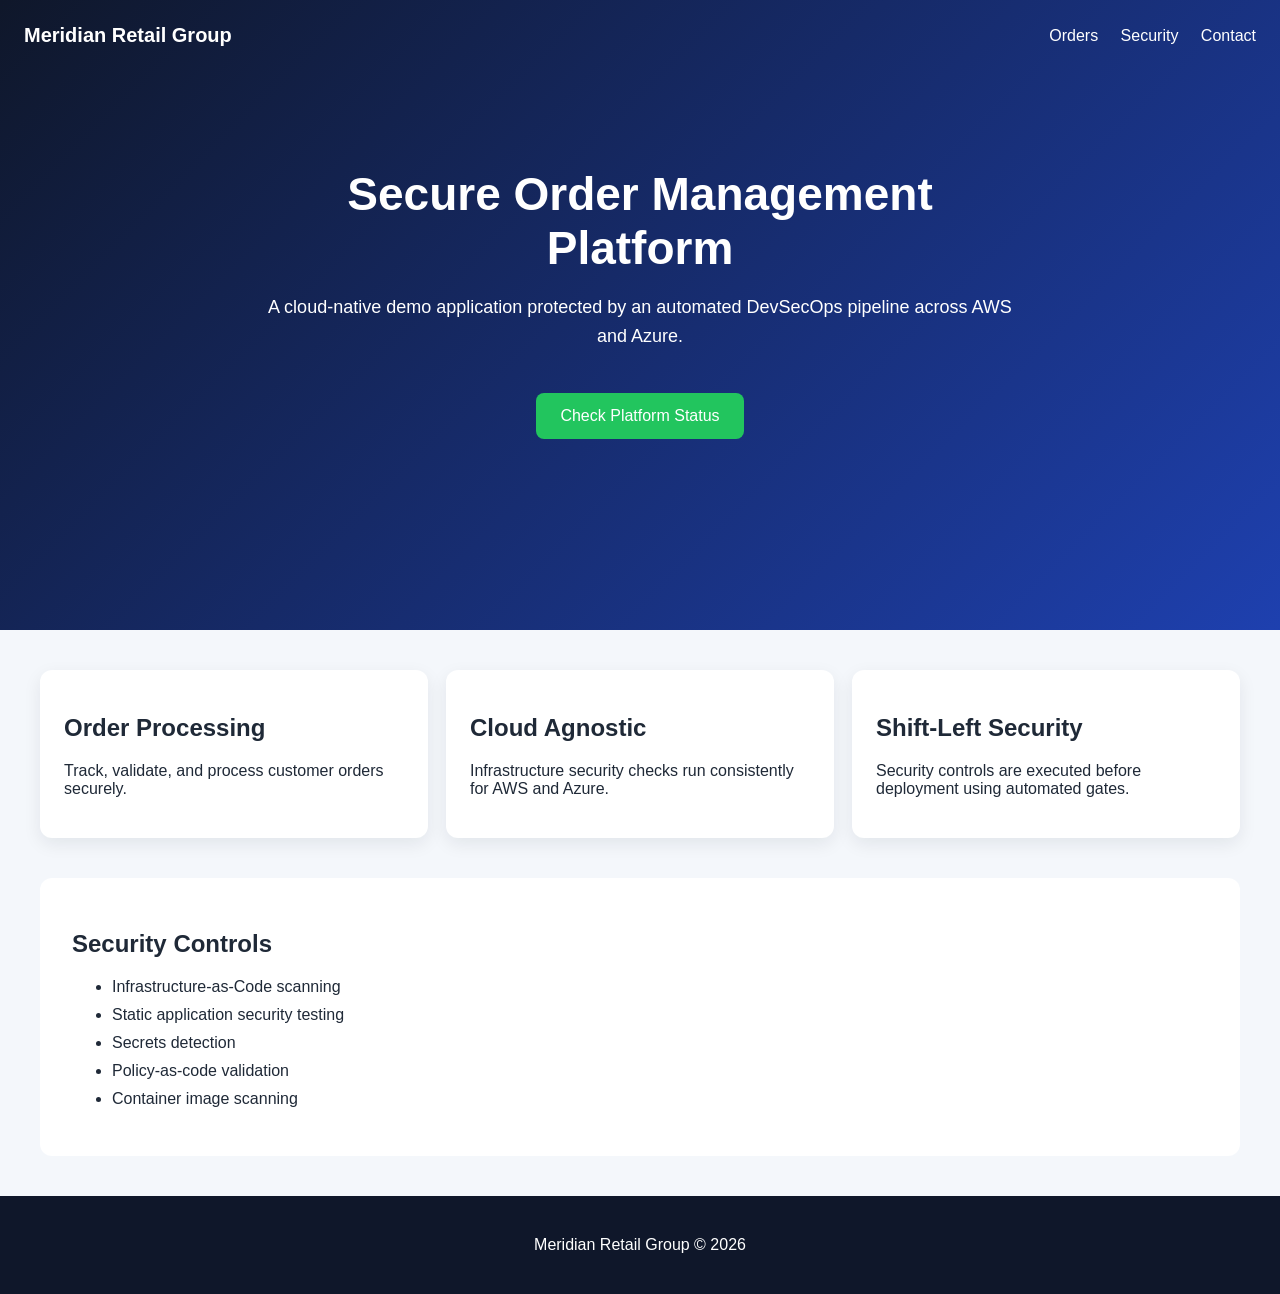
<file: app/index.html>
<!DOCTYPE html>
<html lang="en">
<head>
  <meta charset="UTF-8" />
  <meta name="viewport" content="width=device-width, initial-scale=1.0" />

  <title>Meridian Retail Group</title>

  <link rel="stylesheet" href="styles.css" />
</head>
<body>
  <header class="hero">
    <nav class="navbar">
      <div class="logo">Meridian Retail Group</div>
      <div class="nav-links">
        <a href="#orders">Orders</a>
        <a href="#security">Security</a>
        <a href="#contact">Contact</a>
      </div>
    </nav>

    <section class="hero-content">
      <h1>Secure Order Management Platform</h1>
      <p>
        A cloud-native demo application protected by an automated DevSecOps pipeline
        across AWS and Azure.
      </p>
      <button id="statusButton">Check Platform Status</button>
      <p id="statusMessage" class="status-message"></p>
    </section>
  </header>

  <main>
    <section id="orders" class="card-section">
      <div class="card">
        <h2>Order Processing</h2>
        <p>Track, validate, and process customer orders securely.</p>
      </div>

      <div class="card">
        <h2>Cloud Agnostic</h2>
        <p>Infrastructure security checks run consistently for AWS and Azure.</p>
      </div>

      <div class="card">
        <h2>Shift-Left Security</h2>
        <p>Security controls are executed before deployment using automated gates.</p>
      </div>
    </section>

    <section id="security" class="security-section">
      <h2>Security Controls</h2>
      <ul>
        <li>Infrastructure-as-Code scanning</li>
        <li>Static application security testing</li>
        <li>Secrets detection</li>
        <li>Policy-as-code validation</li>
        <li>Container image scanning</li>
      </ul>
    </section>
  </main>

  <footer id="contact">
    <p>Meridian Retail Group &copy; 2026</p>
  </footer>

  <script src="app.js"></script>
</body>
</html>
</file>
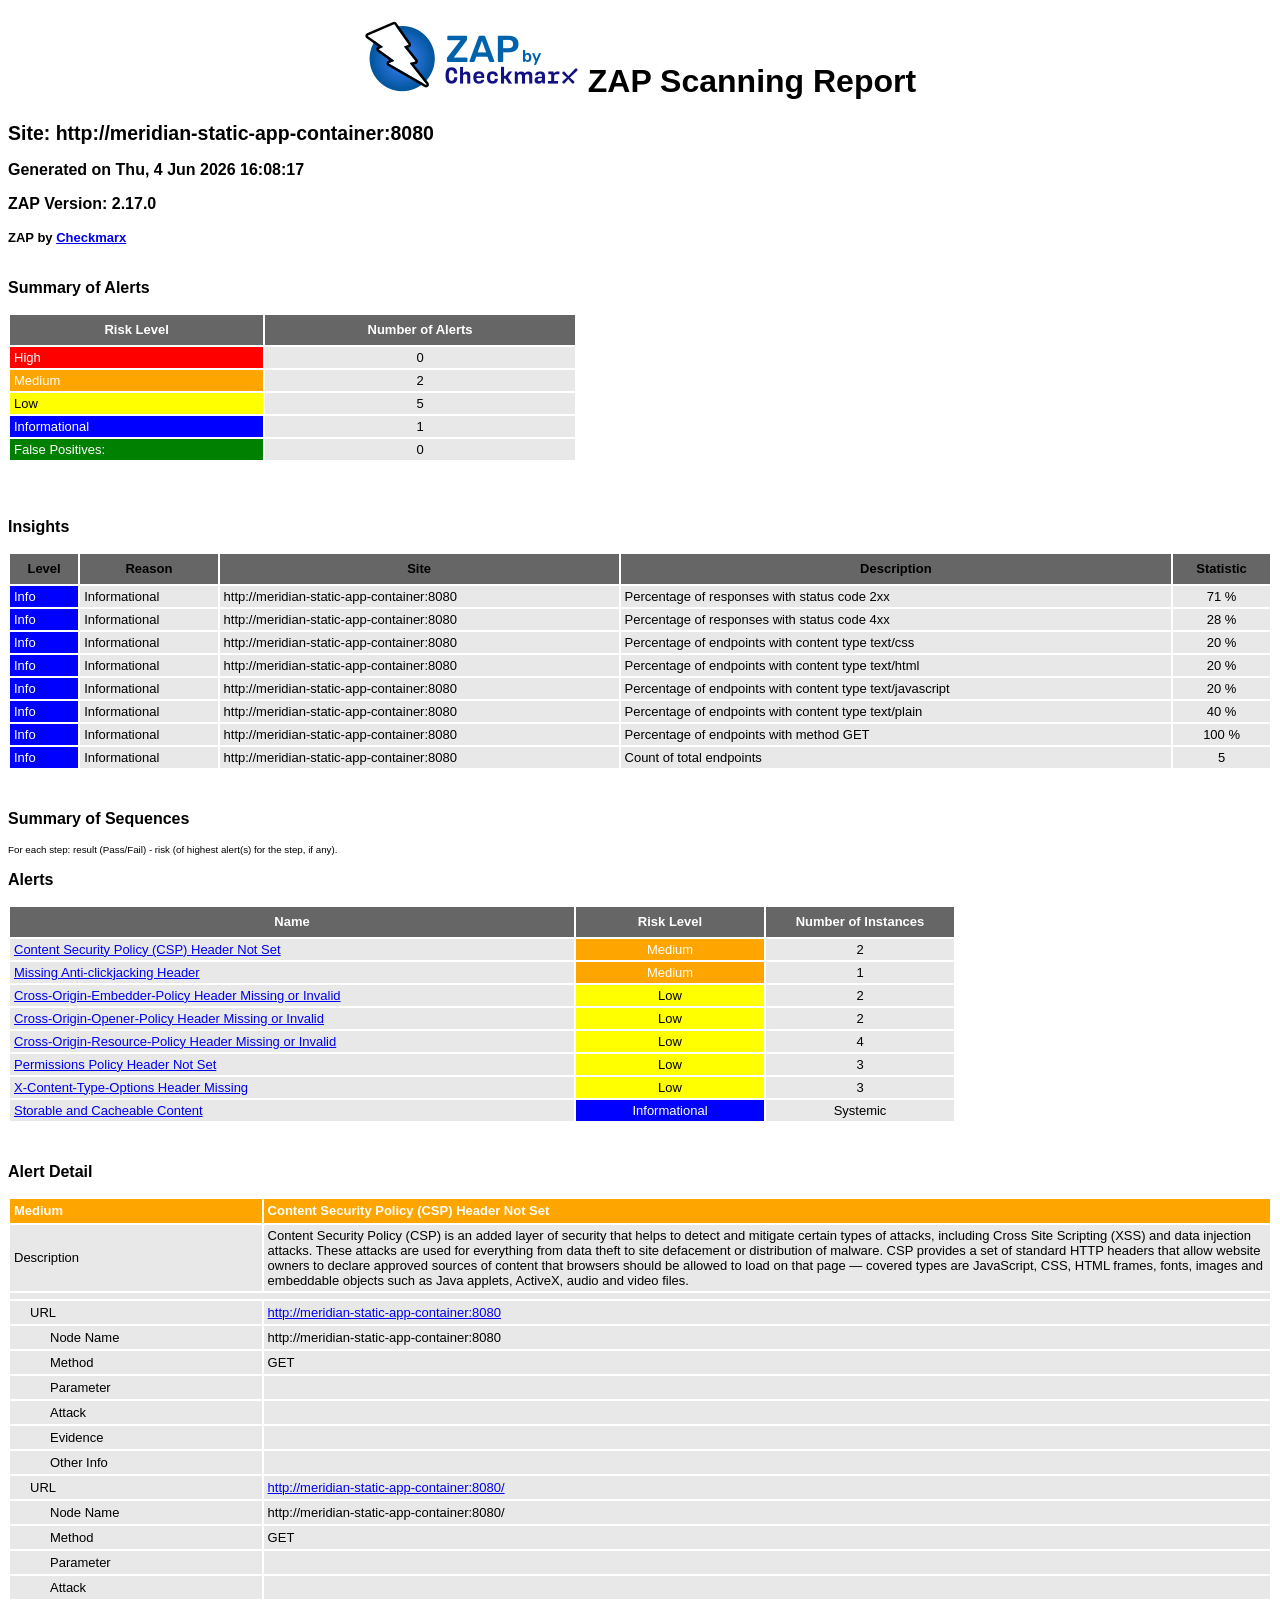
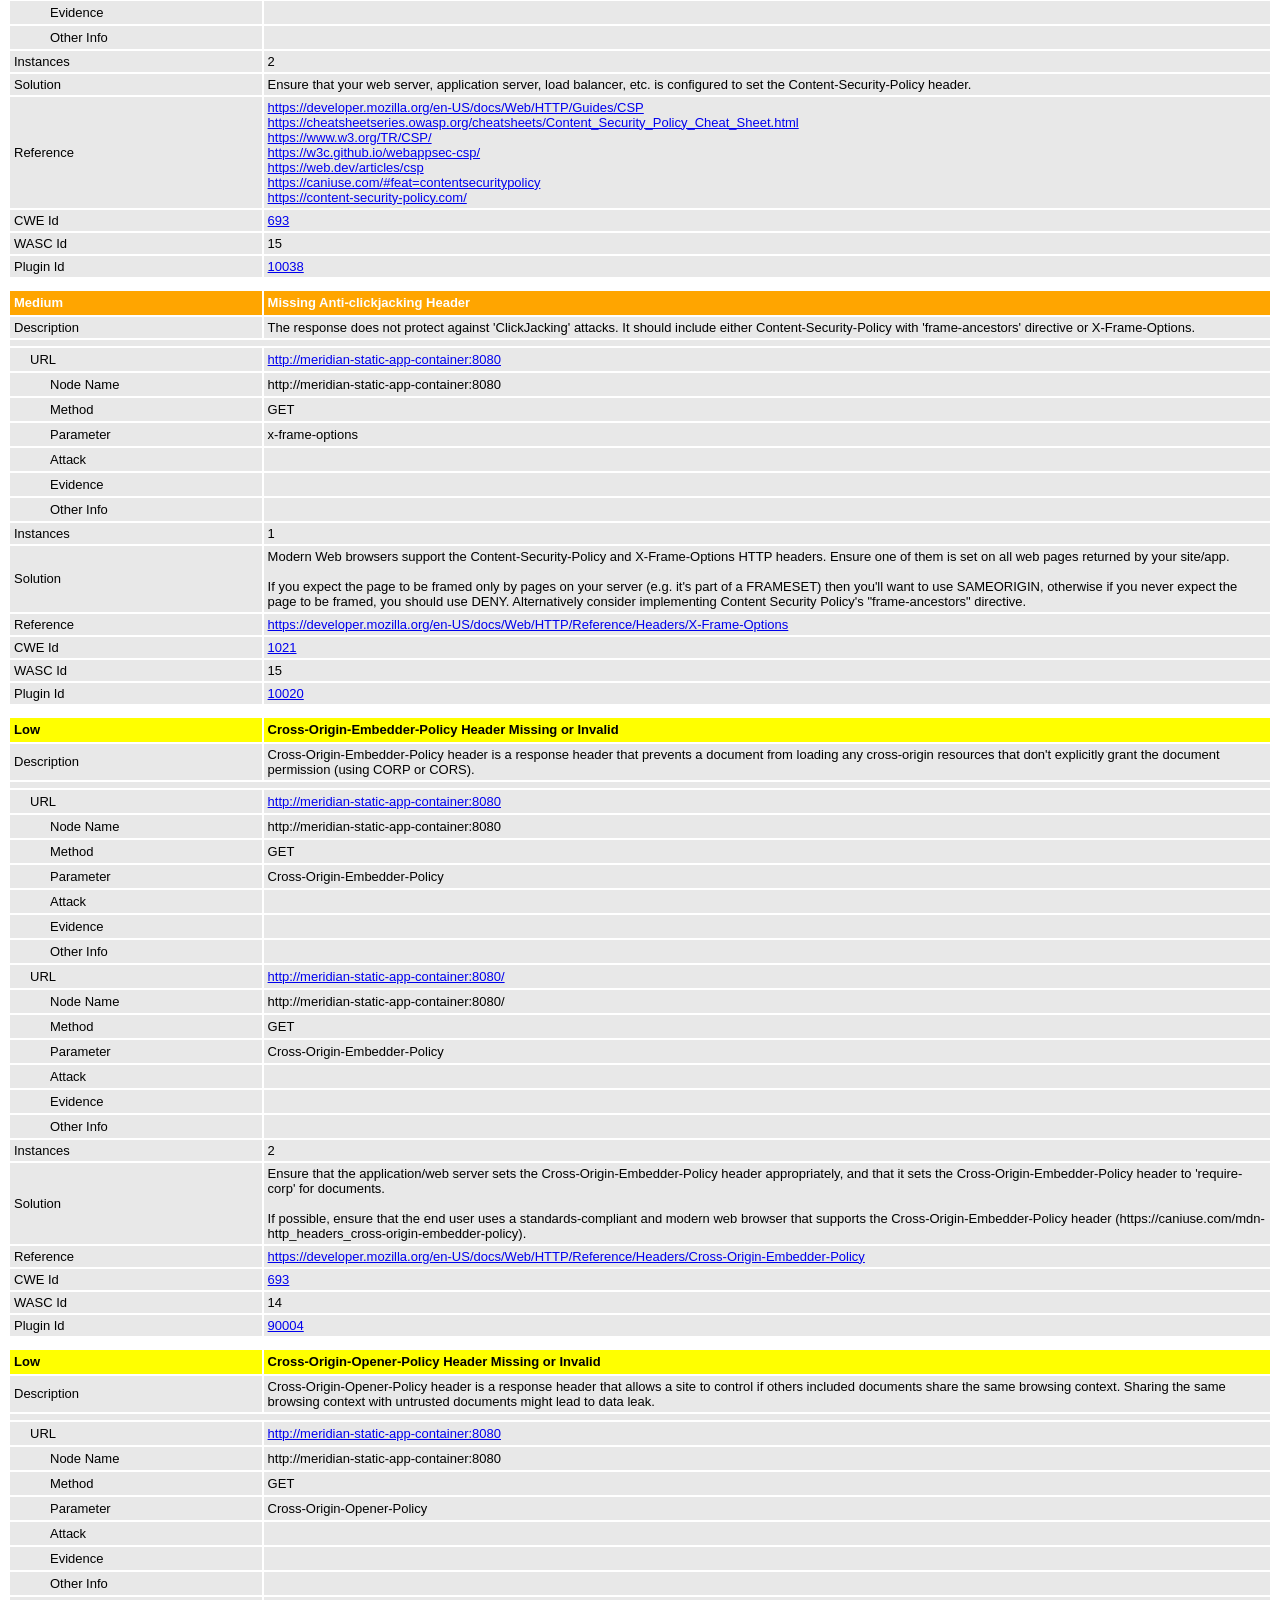
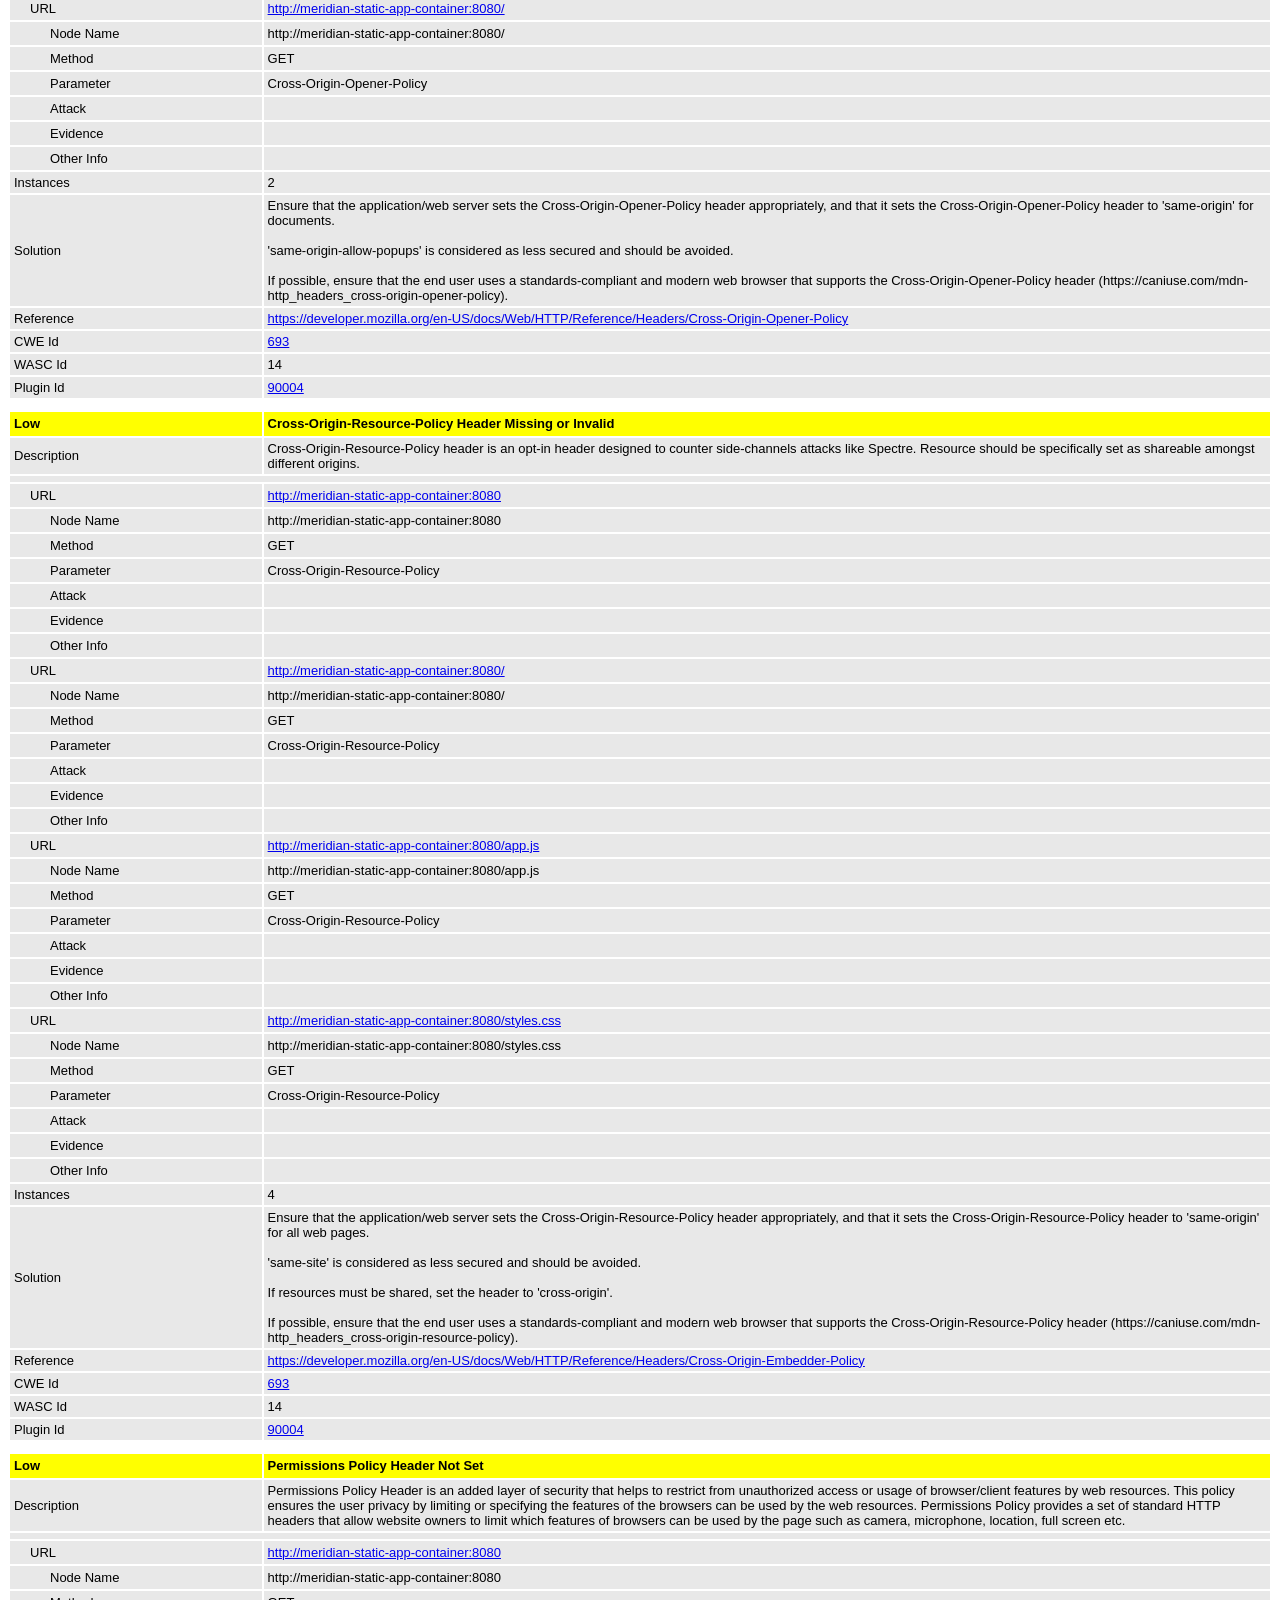
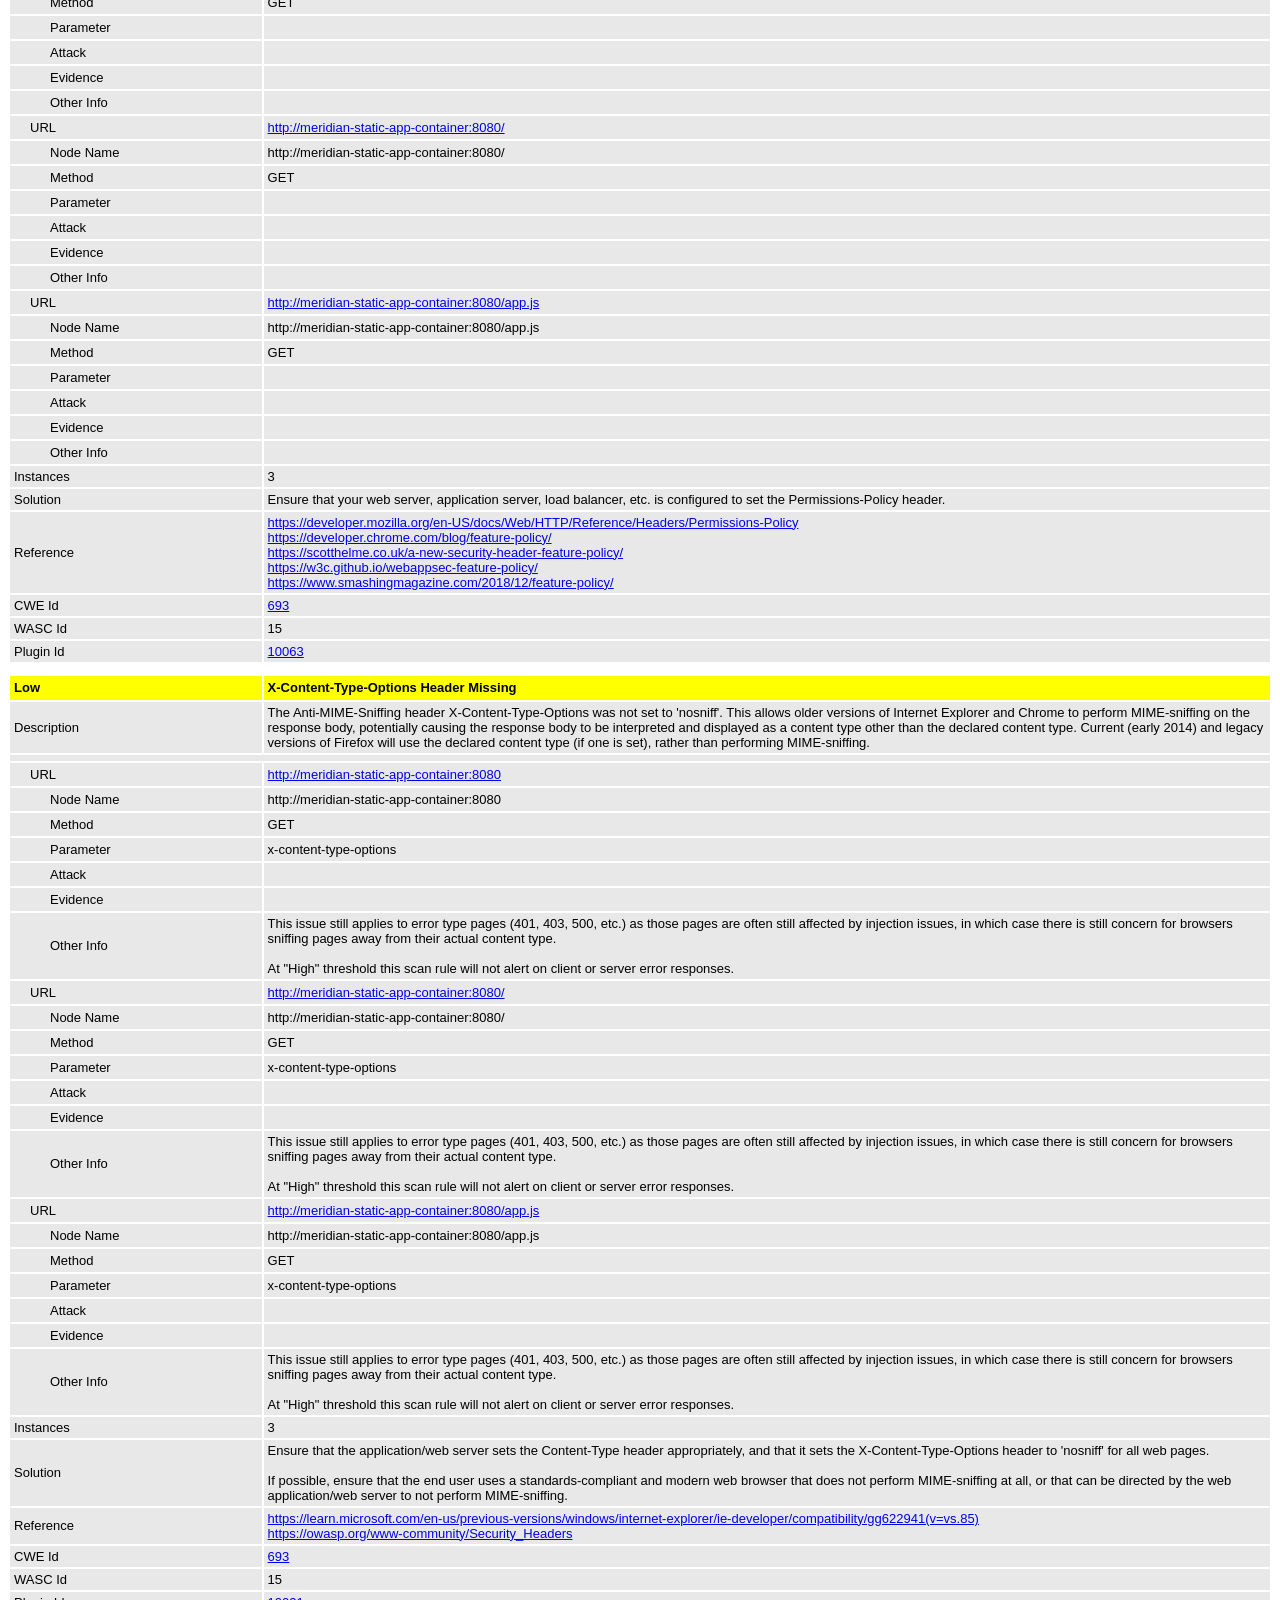
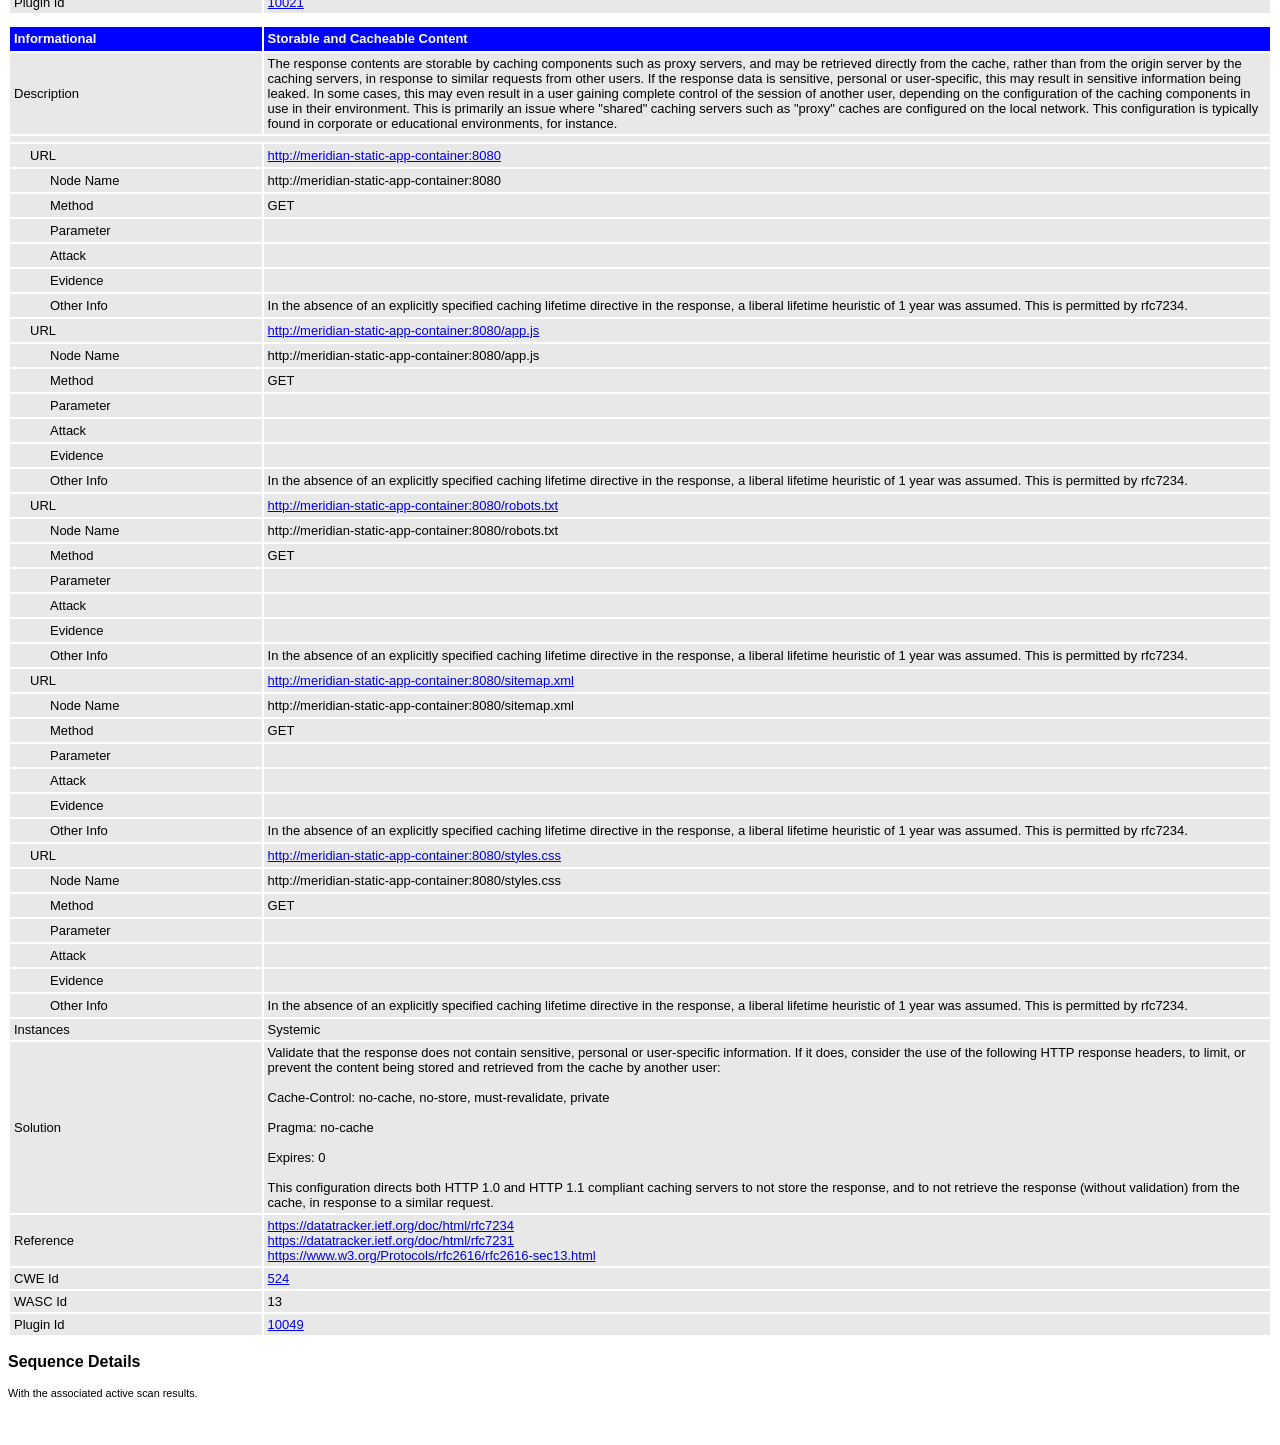
<file: docs/evidence/dast/zap-baseline-report.html>
<!DOCTYPE html>
<html>
<head>
<META http-equiv="Content-Type" content="text/html; charset=UTF-8" />
<title>ZAP Scanning Report</title>
<style type="text/css">
body {
	font-family: "Helvetica Neue", Helvetica, Arial, sans-serif;
	color: #000;
	font-size: 13px;
}

h1 {
	text-align: center;
	font-weight: bold;
	font-size: 32px
}

h3 {
	font-size: 16px;
}

table {
	border: none;
	font-size: 13px;
}

td, th {
	padding: 3px 4px;
	word-break: break-word;
}

th {
	font-weight: bold;
	background-color: #666666;
}

td {
	background-color: #e8e8e8;
}

.spacer {
	margin: 10px;
}

.spacer-lg {
	margin: 40px;
}

.indent1 {
	padding: 4px 20px;
}

.indent2 {
	padding: 4px 40px;
}

.risk-3 {
	background-color: red;
	color: #FFF;
}

.risk-2 {
	background-color: orange;
	color: #FFF;
}

.risk-1 {
	background-color: yellow;
	color: #000;
}

.risk-0 {
	background-color: blue;
	color: #FFF;
}

.risk--1 {
	background-color: green;
	color: #FFF;
}

.summary {
	width: 45%;
}

.summary th {
	color: #FFF;
}

.summary100 {
	width: 100%;
}

.summary80 {
	width: 80%;
}

.tdconstrainer {
	width: 9.1%;
	padding: 0
}

.alerts {
	width: 75%;
}

.alerts th {
	color: #FFF;
}

.results {
	width: 100%;
}

.results th {
	text-align: left;
}

.left-header {
	display: inline-block;
}

.pass {
	background: green;
	color: white
}

.pass::before {
	content: '\2714';
	color: white
}

.fail {
	background: red;
	color: white
}

.fail::before {
	content: '\2716';
	color: white
}

.alert-3b::before {
	content: '\2691';
	color: red
}

.alert-2b::before {
	content: '\2691 ';
	color: orange
}

.alert-1b::before {
	content: '\2691';
	color: yellow
}

.alert-0b::before {
	content: '\2691';
	color: blue
}

.alert-3a::after {
	content: '\2691';
	color: red
}

.alert-2a::after {
	content: '\2691 ';
	color: orange
}

.alert-1a::after {
	content: '\2691';
	color: yellow
}

.alert-0a::after {
	content: '\2691';
	color: blue
}

.lm2 {
	margin-left: 2em;
}

.smallnote {
	font-size: 0.75em
}

.alwayswhite {
	color: white
}
</style>
</head>
<body>
	<h1>
		<!-- The ZAP by Checkmark Logo -->
		<img
			src="[data-uri]"
			alt="" />
		ZAP Scanning Report
	</h1>
	<p />
	

	<h2>
		
		Site: http://meridian-static-app-container:8080
		
	</h2>

	<h3>
		Generated on Thu, 4 Jun 2026 16:08:17
	</h3>

	<h3>
		ZAP Version: 2.17.0
	</h3>

	<h4>
		ZAP by <a href="https://checkmarx.com/">Checkmarx</a>
	</h4>

	
		<h3 class="left-header">Summary of Alerts</h3>
		<table class="summary">
			<tr>
				<th width="45%"
					height="24">Risk Level</th>
				<th width="55%"
					align="center">Number of Alerts</th>
			</tr>
			<tr>
				<td class="risk-3">
					<div>High</div>
				</td>
				<td align="center">
					<div>0</div>
				</td>
			</tr>
			<tr>
				<td class="risk-2">
					<div>Medium</div>
				</td>
				<td align="center">
					<div>2</div>
				</td>
			</tr>
			<tr>
				<td class="risk-1">
					<div>Low</div>
				</td>
				<td align="center">
					<div>5</div>
				</td>
			</tr>
			<tr>
				<td class="risk-0">
					<div>Informational</div>
				</td>
				<td align="center">
					<div>1</div>
				</td>
			</tr>
			<tr>
				<td class="risk--1">
					<div>				False Positives:</div>
				</td>
				<td align="center">
					<div>0</div>
				</td>
			</tr>
		</table>
		<div class="spacer-lg"></div>
	
	
	
		<h3 class="left-header">Insights</h3>
		<table class="summary100">
			<tr>
				<th height="24">Level</th>
				<th>Reason</th>
				<th>Site</th>
				<th>Description</th>
				<th>Statistic</th>
			</tr>
			
				<tr>
				<td class="risk-0">
					<div>Info</div>
				</td>
				<td>
					<div>Informational</div>
				</td>
				<td>
					<div>http://meridian-static-app-container:8080</div>
				</td>
				<td>
					<div>Percentage of responses with status code 2xx</div>
				</td>
				<td align="center">
					<div>71 %</div>
				</td>
				</tr>
			
				<tr>
				<td class="risk-0">
					<div>Info</div>
				</td>
				<td>
					<div>Informational</div>
				</td>
				<td>
					<div>http://meridian-static-app-container:8080</div>
				</td>
				<td>
					<div>Percentage of responses with status code 4xx</div>
				</td>
				<td align="center">
					<div>28 %</div>
				</td>
				</tr>
			
				<tr>
				<td class="risk-0">
					<div>Info</div>
				</td>
				<td>
					<div>Informational</div>
				</td>
				<td>
					<div>http://meridian-static-app-container:8080</div>
				</td>
				<td>
					<div>Percentage of endpoints with content type text/css</div>
				</td>
				<td align="center">
					<div>20 %</div>
				</td>
				</tr>
			
				<tr>
				<td class="risk-0">
					<div>Info</div>
				</td>
				<td>
					<div>Informational</div>
				</td>
				<td>
					<div>http://meridian-static-app-container:8080</div>
				</td>
				<td>
					<div>Percentage of endpoints with content type text/html</div>
				</td>
				<td align="center">
					<div>20 %</div>
				</td>
				</tr>
			
				<tr>
				<td class="risk-0">
					<div>Info</div>
				</td>
				<td>
					<div>Informational</div>
				</td>
				<td>
					<div>http://meridian-static-app-container:8080</div>
				</td>
				<td>
					<div>Percentage of endpoints with content type text/javascript</div>
				</td>
				<td align="center">
					<div>20 %</div>
				</td>
				</tr>
			
				<tr>
				<td class="risk-0">
					<div>Info</div>
				</td>
				<td>
					<div>Informational</div>
				</td>
				<td>
					<div>http://meridian-static-app-container:8080</div>
				</td>
				<td>
					<div>Percentage of endpoints with content type text/plain</div>
				</td>
				<td align="center">
					<div>40 %</div>
				</td>
				</tr>
			
				<tr>
				<td class="risk-0">
					<div>Info</div>
				</td>
				<td>
					<div>Informational</div>
				</td>
				<td>
					<div>http://meridian-static-app-container:8080</div>
				</td>
				<td>
					<div>Percentage of endpoints with method GET</div>
				</td>
				<td align="center">
					<div>100 %</div>
				</td>
				</tr>
			
				<tr>
				<td class="risk-0">
					<div>Info</div>
				</td>
				<td>
					<div>Informational</div>
				</td>
				<td>
					<div>http://meridian-static-app-container:8080</div>
				</td>
				<td>
					<div>Count of total endpoints</div>
				</td>
				<td align="center">
					<div>5   </div>
				</td>
				</tr>
			
		</table>
		<div class="spacer-lg"></div>
	

	
		
			<h3>Summary of Sequences</h3>
			<p class="smallnote">For each step: result (Pass/Fail) - risk (of highest alert(s) for the step, if any).</p>

			
				</table>
			
		
	</th:block>

	
		<h3>Alerts</h3>
		<table class="alerts">
			<tr>
				<th width="60%" height="24">Name</th>
				<th width="20%"
					align="center">Risk Level</th>
				<th width="20%"
					align="center">Number of Instances</th>
			</tr>
			<tr>
				<td><a href="#10038">Content Security Policy (CSP) Header Not Set</a></td>
				<td align="center" class="risk-2">Medium</td>
				
				
				<td align="center">2</td>
				
			</tr>
			<tr>
				<td><a href="#10020">Missing Anti-clickjacking Header</a></td>
				<td align="center" class="risk-2">Medium</td>
				
				
				<td align="center">1</td>
				
			</tr>
			<tr>
				<td><a href="#90004">Cross-Origin-Embedder-Policy Header Missing or Invalid</a></td>
				<td align="center" class="risk-1">Low</td>
				
				
				<td align="center">2</td>
				
			</tr>
			<tr>
				<td><a href="#90004">Cross-Origin-Opener-Policy Header Missing or Invalid</a></td>
				<td align="center" class="risk-1">Low</td>
				
				
				<td align="center">2</td>
				
			</tr>
			<tr>
				<td><a href="#90004">Cross-Origin-Resource-Policy Header Missing or Invalid</a></td>
				<td align="center" class="risk-1">Low</td>
				
				
				<td align="center">4</td>
				
			</tr>
			<tr>
				<td><a href="#10063">Permissions Policy Header Not Set</a></td>
				<td align="center" class="risk-1">Low</td>
				
				
				<td align="center">3</td>
				
			</tr>
			<tr>
				<td><a href="#10021">X-Content-Type-Options Header Missing</a></td>
				<td align="center" class="risk-1">Low</td>
				
				
				<td align="center">3</td>
				
			</tr>
			<tr>
				<td><a href="#10049">Storable and Cacheable Content</a></td>
				<td align="center" class="risk-0">Informational</td>
				
				<td align="center">Systemic</td>
				
				
			</tr>
		</table>
		<div class="spacer-lg"></div>
	

	
		<h3>Alert Detail</h3>
		
			<table class="results">
				<tr height="24">
					<th width="20%" class="risk-2"><a
						id="10038"></a>
						<div>Medium</div></th>
					<th class="risk-2">Content Security Policy (CSP) Header Not Set</th>
				</tr>
				<tr>
					<td width="20%">Description</td>
					<td width="80%">
							<div>Content Security Policy (CSP) is an added layer of security that helps to detect and mitigate certain types of attacks, including Cross Site Scripting (XSS) and data injection attacks. These attacks are used for everything from data theft to site defacement or distribution of malware. CSP provides a set of standard HTTP headers that allow website owners to declare approved sources of content that browsers should be allowed to load on that page — covered types are JavaScript, CSS, HTML frames, fonts, images and embeddable objects such as Java applets, ActiveX, audio and video files.</div>
							
						</td>
				</tr>
				<TR vAlign="top">
					<TD colspan="2"></TD>
				</TR>
				
					<tr>
						<td width="20%"
							class="indent1">URL</td>
						<td width="80%"><a href="http://meridian-static-app-container:8080">http://meridian-static-app-container:8080</a></td>
					</tr>
					<tr>
						<td width="20%"
							class="indent2">Node Name</td>
						<td width="80%">http://meridian-static-app-container:8080</td>
					</tr>
					<tr>
						<td width="20%"
							class="indent2">Method</td>
						<td width="80%">GET</td>
					</tr>
					<tr>
						<td width="20%"
							class="indent2">Parameter</td>
						<td width="80%"></td>
					</tr>
					<tr>
						<td width="20%"
							class="indent2">Attack</td>
						<td width="80%"></td>
					</tr>
					<tr>
						<td width="20%"
							class="indent2">Evidence</td>
						<td width="80%"></td>
					</tr>
					<tr>
						<td width="20%"
							class="indent2">Other Info</td>
						<td width="80%"></td>
					</tr>
				
					<tr>
						<td width="20%"
							class="indent1">URL</td>
						<td width="80%"><a href="http://meridian-static-app-container:8080/">http://meridian-static-app-container:8080/</a></td>
					</tr>
					<tr>
						<td width="20%"
							class="indent2">Node Name</td>
						<td width="80%">http://meridian-static-app-container:8080/</td>
					</tr>
					<tr>
						<td width="20%"
							class="indent2">Method</td>
						<td width="80%">GET</td>
					</tr>
					<tr>
						<td width="20%"
							class="indent2">Parameter</td>
						<td width="80%"></td>
					</tr>
					<tr>
						<td width="20%"
							class="indent2">Attack</td>
						<td width="80%"></td>
					</tr>
					<tr>
						<td width="20%"
							class="indent2">Evidence</td>
						<td width="80%"></td>
					</tr>
					<tr>
						<td width="20%"
							class="indent2">Other Info</td>
						<td width="80%"></td>
					</tr>
				
				<tr>
					<td width="20%">Instances</td>
					
					
					<td width="80%">2</td>
					
				</tr>
				<tr>
					<td width="20%">Solution</td>
					<td width="80%">
							<div>Ensure that your web server, application server, load balancer, etc. is configured to set the Content-Security-Policy header.</div>
							
						</td>
				</tr>
				<tr>
					<td width="20%">Reference</td>
					<td width="80%">
							<a href="https://developer.mozilla.org/en-US/docs/Web/HTTP/Guides/CSP">https://developer.mozilla.org/en-US/docs/Web/HTTP/Guides/CSP</a>
							<br />
						
							<a href="https://cheatsheetseries.owasp.org/cheatsheets/Content_Security_Policy_Cheat_Sheet.html">https://cheatsheetseries.owasp.org/cheatsheets/Content_Security_Policy_Cheat_Sheet.html</a>
							<br />
						
							<a href="https://www.w3.org/TR/CSP/">https://www.w3.org/TR/CSP/</a>
							<br />
						
							<a href="https://w3c.github.io/webappsec-csp/">https://w3c.github.io/webappsec-csp/</a>
							<br />
						
							<a href="https://web.dev/articles/csp">https://web.dev/articles/csp</a>
							<br />
						
							<a href="https://caniuse.com/#feat=contentsecuritypolicy">https://caniuse.com/#feat=contentsecuritypolicy</a>
							<br />
						
							<a href="https://content-security-policy.com/">https://content-security-policy.com/</a>
							
						</td>
				</tr>
				<tr>
					<td width="20%">CWE Id</td>
					<td width="80%"><a
						href="https://cwe.mitre.org/data/definitions/693.html">693</a></td>
				</tr>
				<tr>
					<td width="20%">WASC Id</td>
					<td width="80%">15</td>
				</tr>
				<tr>
					<td width="20%">Plugin Id</td>
					<td width="80%"><a
						href="https://www.zaproxy.org/docs/alerts/10038/">10038</a></td>
				</tr>
			</table>
			<div class="spacer"></div>
		
			<table class="results">
				<tr height="24">
					<th width="20%" class="risk-2"><a
						id="10020"></a>
						<div>Medium</div></th>
					<th class="risk-2">Missing Anti-clickjacking Header</th>
				</tr>
				<tr>
					<td width="20%">Description</td>
					<td width="80%">
							<div>The response does not protect against &#39;ClickJacking&#39; attacks. It should include either Content-Security-Policy with &#39;frame-ancestors&#39; directive or X-Frame-Options.</div>
							
						</td>
				</tr>
				<TR vAlign="top">
					<TD colspan="2"></TD>
				</TR>
				
					<tr>
						<td width="20%"
							class="indent1">URL</td>
						<td width="80%"><a href="http://meridian-static-app-container:8080">http://meridian-static-app-container:8080</a></td>
					</tr>
					<tr>
						<td width="20%"
							class="indent2">Node Name</td>
						<td width="80%">http://meridian-static-app-container:8080</td>
					</tr>
					<tr>
						<td width="20%"
							class="indent2">Method</td>
						<td width="80%">GET</td>
					</tr>
					<tr>
						<td width="20%"
							class="indent2">Parameter</td>
						<td width="80%">x-frame-options</td>
					</tr>
					<tr>
						<td width="20%"
							class="indent2">Attack</td>
						<td width="80%"></td>
					</tr>
					<tr>
						<td width="20%"
							class="indent2">Evidence</td>
						<td width="80%"></td>
					</tr>
					<tr>
						<td width="20%"
							class="indent2">Other Info</td>
						<td width="80%"></td>
					</tr>
				
				<tr>
					<td width="20%">Instances</td>
					
					
					<td width="80%">1</td>
					
				</tr>
				<tr>
					<td width="20%">Solution</td>
					<td width="80%">
							<div>Modern Web browsers support the Content-Security-Policy and X-Frame-Options HTTP headers. Ensure one of them is set on all web pages returned by your site/app.</div>
							<br />
						
							<div>If you expect the page to be framed only by pages on your server (e.g. it&#39;s part of a FRAMESET) then you&#39;ll want to use SAMEORIGIN, otherwise if you never expect the page to be framed, you should use DENY. Alternatively consider implementing Content Security Policy&#39;s &quot;frame-ancestors&quot; directive.</div>
							
						</td>
				</tr>
				<tr>
					<td width="20%">Reference</td>
					<td width="80%">
							<a href="https://developer.mozilla.org/en-US/docs/Web/HTTP/Reference/Headers/X-Frame-Options">https://developer.mozilla.org/en-US/docs/Web/HTTP/Reference/Headers/X-Frame-Options</a>
							
						</td>
				</tr>
				<tr>
					<td width="20%">CWE Id</td>
					<td width="80%"><a
						href="https://cwe.mitre.org/data/definitions/1021.html">1021</a></td>
				</tr>
				<tr>
					<td width="20%">WASC Id</td>
					<td width="80%">15</td>
				</tr>
				<tr>
					<td width="20%">Plugin Id</td>
					<td width="80%"><a
						href="https://www.zaproxy.org/docs/alerts/10020/">10020</a></td>
				</tr>
			</table>
			<div class="spacer"></div>
		
			<table class="results">
				<tr height="24">
					<th width="20%" class="risk-1"><a
						id="90004"></a>
						<div>Low</div></th>
					<th class="risk-1">Cross-Origin-Embedder-Policy Header Missing or Invalid</th>
				</tr>
				<tr>
					<td width="20%">Description</td>
					<td width="80%">
							<div>Cross-Origin-Embedder-Policy header is a response header that prevents a document from loading any cross-origin resources that don&#39;t explicitly grant the document permission (using CORP or CORS).</div>
							
						</td>
				</tr>
				<TR vAlign="top">
					<TD colspan="2"></TD>
				</TR>
				
					<tr>
						<td width="20%"
							class="indent1">URL</td>
						<td width="80%"><a href="http://meridian-static-app-container:8080">http://meridian-static-app-container:8080</a></td>
					</tr>
					<tr>
						<td width="20%"
							class="indent2">Node Name</td>
						<td width="80%">http://meridian-static-app-container:8080</td>
					</tr>
					<tr>
						<td width="20%"
							class="indent2">Method</td>
						<td width="80%">GET</td>
					</tr>
					<tr>
						<td width="20%"
							class="indent2">Parameter</td>
						<td width="80%">Cross-Origin-Embedder-Policy</td>
					</tr>
					<tr>
						<td width="20%"
							class="indent2">Attack</td>
						<td width="80%"></td>
					</tr>
					<tr>
						<td width="20%"
							class="indent2">Evidence</td>
						<td width="80%"></td>
					</tr>
					<tr>
						<td width="20%"
							class="indent2">Other Info</td>
						<td width="80%"></td>
					</tr>
				
					<tr>
						<td width="20%"
							class="indent1">URL</td>
						<td width="80%"><a href="http://meridian-static-app-container:8080/">http://meridian-static-app-container:8080/</a></td>
					</tr>
					<tr>
						<td width="20%"
							class="indent2">Node Name</td>
						<td width="80%">http://meridian-static-app-container:8080/</td>
					</tr>
					<tr>
						<td width="20%"
							class="indent2">Method</td>
						<td width="80%">GET</td>
					</tr>
					<tr>
						<td width="20%"
							class="indent2">Parameter</td>
						<td width="80%">Cross-Origin-Embedder-Policy</td>
					</tr>
					<tr>
						<td width="20%"
							class="indent2">Attack</td>
						<td width="80%"></td>
					</tr>
					<tr>
						<td width="20%"
							class="indent2">Evidence</td>
						<td width="80%"></td>
					</tr>
					<tr>
						<td width="20%"
							class="indent2">Other Info</td>
						<td width="80%"></td>
					</tr>
				
				<tr>
					<td width="20%">Instances</td>
					
					
					<td width="80%">2</td>
					
				</tr>
				<tr>
					<td width="20%">Solution</td>
					<td width="80%">
							<div>Ensure that the application/web server sets the Cross-Origin-Embedder-Policy header appropriately, and that it sets the Cross-Origin-Embedder-Policy header to &#39;require-corp&#39; for documents.</div>
							<br />
						
							<div>If possible, ensure that the end user uses a standards-compliant and modern web browser that supports the Cross-Origin-Embedder-Policy header (https://caniuse.com/mdn-http_headers_cross-origin-embedder-policy).</div>
							
						</td>
				</tr>
				<tr>
					<td width="20%">Reference</td>
					<td width="80%">
							<a href="https://developer.mozilla.org/en-US/docs/Web/HTTP/Reference/Headers/Cross-Origin-Embedder-Policy">https://developer.mozilla.org/en-US/docs/Web/HTTP/Reference/Headers/Cross-Origin-Embedder-Policy</a>
							
						</td>
				</tr>
				<tr>
					<td width="20%">CWE Id</td>
					<td width="80%"><a
						href="https://cwe.mitre.org/data/definitions/693.html">693</a></td>
				</tr>
				<tr>
					<td width="20%">WASC Id</td>
					<td width="80%">14</td>
				</tr>
				<tr>
					<td width="20%">Plugin Id</td>
					<td width="80%"><a
						href="https://www.zaproxy.org/docs/alerts/90004/">90004</a></td>
				</tr>
			</table>
			<div class="spacer"></div>
		
			<table class="results">
				<tr height="24">
					<th width="20%" class="risk-1"><a
						id="90004"></a>
						<div>Low</div></th>
					<th class="risk-1">Cross-Origin-Opener-Policy Header Missing or Invalid</th>
				</tr>
				<tr>
					<td width="20%">Description</td>
					<td width="80%">
							<div>Cross-Origin-Opener-Policy header is a response header that allows a site to control if others included documents share the same browsing context. Sharing the same browsing context with untrusted documents might lead to data leak.</div>
							
						</td>
				</tr>
				<TR vAlign="top">
					<TD colspan="2"></TD>
				</TR>
				
					<tr>
						<td width="20%"
							class="indent1">URL</td>
						<td width="80%"><a href="http://meridian-static-app-container:8080">http://meridian-static-app-container:8080</a></td>
					</tr>
					<tr>
						<td width="20%"
							class="indent2">Node Name</td>
						<td width="80%">http://meridian-static-app-container:8080</td>
					</tr>
					<tr>
						<td width="20%"
							class="indent2">Method</td>
						<td width="80%">GET</td>
					</tr>
					<tr>
						<td width="20%"
							class="indent2">Parameter</td>
						<td width="80%">Cross-Origin-Opener-Policy</td>
					</tr>
					<tr>
						<td width="20%"
							class="indent2">Attack</td>
						<td width="80%"></td>
					</tr>
					<tr>
						<td width="20%"
							class="indent2">Evidence</td>
						<td width="80%"></td>
					</tr>
					<tr>
						<td width="20%"
							class="indent2">Other Info</td>
						<td width="80%"></td>
					</tr>
				
					<tr>
						<td width="20%"
							class="indent1">URL</td>
						<td width="80%"><a href="http://meridian-static-app-container:8080/">http://meridian-static-app-container:8080/</a></td>
					</tr>
					<tr>
						<td width="20%"
							class="indent2">Node Name</td>
						<td width="80%">http://meridian-static-app-container:8080/</td>
					</tr>
					<tr>
						<td width="20%"
							class="indent2">Method</td>
						<td width="80%">GET</td>
					</tr>
					<tr>
						<td width="20%"
							class="indent2">Parameter</td>
						<td width="80%">Cross-Origin-Opener-Policy</td>
					</tr>
					<tr>
						<td width="20%"
							class="indent2">Attack</td>
						<td width="80%"></td>
					</tr>
					<tr>
						<td width="20%"
							class="indent2">Evidence</td>
						<td width="80%"></td>
					</tr>
					<tr>
						<td width="20%"
							class="indent2">Other Info</td>
						<td width="80%"></td>
					</tr>
				
				<tr>
					<td width="20%">Instances</td>
					
					
					<td width="80%">2</td>
					
				</tr>
				<tr>
					<td width="20%">Solution</td>
					<td width="80%">
							<div>Ensure that the application/web server sets the Cross-Origin-Opener-Policy header appropriately, and that it sets the Cross-Origin-Opener-Policy header to &#39;same-origin&#39; for documents.</div>
							<br />
						
							<div>&#39;same-origin-allow-popups&#39; is considered as less secured and should be avoided.</div>
							<br />
						
							<div>If possible, ensure that the end user uses a standards-compliant and modern web browser that supports the Cross-Origin-Opener-Policy header (https://caniuse.com/mdn-http_headers_cross-origin-opener-policy).</div>
							
						</td>
				</tr>
				<tr>
					<td width="20%">Reference</td>
					<td width="80%">
							<a href="https://developer.mozilla.org/en-US/docs/Web/HTTP/Reference/Headers/Cross-Origin-Opener-Policy">https://developer.mozilla.org/en-US/docs/Web/HTTP/Reference/Headers/Cross-Origin-Opener-Policy</a>
							
						</td>
				</tr>
				<tr>
					<td width="20%">CWE Id</td>
					<td width="80%"><a
						href="https://cwe.mitre.org/data/definitions/693.html">693</a></td>
				</tr>
				<tr>
					<td width="20%">WASC Id</td>
					<td width="80%">14</td>
				</tr>
				<tr>
					<td width="20%">Plugin Id</td>
					<td width="80%"><a
						href="https://www.zaproxy.org/docs/alerts/90004/">90004</a></td>
				</tr>
			</table>
			<div class="spacer"></div>
		
			<table class="results">
				<tr height="24">
					<th width="20%" class="risk-1"><a
						id="90004"></a>
						<div>Low</div></th>
					<th class="risk-1">Cross-Origin-Resource-Policy Header Missing or Invalid</th>
				</tr>
				<tr>
					<td width="20%">Description</td>
					<td width="80%">
							<div>Cross-Origin-Resource-Policy header is an opt-in header designed to counter side-channels attacks like Spectre. Resource should be specifically set as shareable amongst different origins.</div>
							
						</td>
				</tr>
				<TR vAlign="top">
					<TD colspan="2"></TD>
				</TR>
				
					<tr>
						<td width="20%"
							class="indent1">URL</td>
						<td width="80%"><a href="http://meridian-static-app-container:8080">http://meridian-static-app-container:8080</a></td>
					</tr>
					<tr>
						<td width="20%"
							class="indent2">Node Name</td>
						<td width="80%">http://meridian-static-app-container:8080</td>
					</tr>
					<tr>
						<td width="20%"
							class="indent2">Method</td>
						<td width="80%">GET</td>
					</tr>
					<tr>
						<td width="20%"
							class="indent2">Parameter</td>
						<td width="80%">Cross-Origin-Resource-Policy</td>
					</tr>
					<tr>
						<td width="20%"
							class="indent2">Attack</td>
						<td width="80%"></td>
					</tr>
					<tr>
						<td width="20%"
							class="indent2">Evidence</td>
						<td width="80%"></td>
					</tr>
					<tr>
						<td width="20%"
							class="indent2">Other Info</td>
						<td width="80%"></td>
					</tr>
				
					<tr>
						<td width="20%"
							class="indent1">URL</td>
						<td width="80%"><a href="http://meridian-static-app-container:8080/">http://meridian-static-app-container:8080/</a></td>
					</tr>
					<tr>
						<td width="20%"
							class="indent2">Node Name</td>
						<td width="80%">http://meridian-static-app-container:8080/</td>
					</tr>
					<tr>
						<td width="20%"
							class="indent2">Method</td>
						<td width="80%">GET</td>
					</tr>
					<tr>
						<td width="20%"
							class="indent2">Parameter</td>
						<td width="80%">Cross-Origin-Resource-Policy</td>
					</tr>
					<tr>
						<td width="20%"
							class="indent2">Attack</td>
						<td width="80%"></td>
					</tr>
					<tr>
						<td width="20%"
							class="indent2">Evidence</td>
						<td width="80%"></td>
					</tr>
					<tr>
						<td width="20%"
							class="indent2">Other Info</td>
						<td width="80%"></td>
					</tr>
				
					<tr>
						<td width="20%"
							class="indent1">URL</td>
						<td width="80%"><a href="http://meridian-static-app-container:8080/app.js">http://meridian-static-app-container:8080/app.js</a></td>
					</tr>
					<tr>
						<td width="20%"
							class="indent2">Node Name</td>
						<td width="80%">http://meridian-static-app-container:8080/app.js</td>
					</tr>
					<tr>
						<td width="20%"
							class="indent2">Method</td>
						<td width="80%">GET</td>
					</tr>
					<tr>
						<td width="20%"
							class="indent2">Parameter</td>
						<td width="80%">Cross-Origin-Resource-Policy</td>
					</tr>
					<tr>
						<td width="20%"
							class="indent2">Attack</td>
						<td width="80%"></td>
					</tr>
					<tr>
						<td width="20%"
							class="indent2">Evidence</td>
						<td width="80%"></td>
					</tr>
					<tr>
						<td width="20%"
							class="indent2">Other Info</td>
						<td width="80%"></td>
					</tr>
				
					<tr>
						<td width="20%"
							class="indent1">URL</td>
						<td width="80%"><a href="http://meridian-static-app-container:8080/styles.css">http://meridian-static-app-container:8080/styles.css</a></td>
					</tr>
					<tr>
						<td width="20%"
							class="indent2">Node Name</td>
						<td width="80%">http://meridian-static-app-container:8080/styles.css</td>
					</tr>
					<tr>
						<td width="20%"
							class="indent2">Method</td>
						<td width="80%">GET</td>
					</tr>
					<tr>
						<td width="20%"
							class="indent2">Parameter</td>
						<td width="80%">Cross-Origin-Resource-Policy</td>
					</tr>
					<tr>
						<td width="20%"
							class="indent2">Attack</td>
						<td width="80%"></td>
					</tr>
					<tr>
						<td width="20%"
							class="indent2">Evidence</td>
						<td width="80%"></td>
					</tr>
					<tr>
						<td width="20%"
							class="indent2">Other Info</td>
						<td width="80%"></td>
					</tr>
				
				<tr>
					<td width="20%">Instances</td>
					
					
					<td width="80%">4</td>
					
				</tr>
				<tr>
					<td width="20%">Solution</td>
					<td width="80%">
							<div>Ensure that the application/web server sets the Cross-Origin-Resource-Policy header appropriately, and that it sets the Cross-Origin-Resource-Policy header to &#39;same-origin&#39; for all web pages.</div>
							<br />
						
							<div>&#39;same-site&#39; is considered as less secured and should be avoided.</div>
							<br />
						
							<div>If resources must be shared, set the header to &#39;cross-origin&#39;.</div>
							<br />
						
							<div>If possible, ensure that the end user uses a standards-compliant and modern web browser that supports the Cross-Origin-Resource-Policy header (https://caniuse.com/mdn-http_headers_cross-origin-resource-policy).</div>
							
						</td>
				</tr>
				<tr>
					<td width="20%">Reference</td>
					<td width="80%">
							<a href="https://developer.mozilla.org/en-US/docs/Web/HTTP/Reference/Headers/Cross-Origin-Embedder-Policy">https://developer.mozilla.org/en-US/docs/Web/HTTP/Reference/Headers/Cross-Origin-Embedder-Policy</a>
							
						</td>
				</tr>
				<tr>
					<td width="20%">CWE Id</td>
					<td width="80%"><a
						href="https://cwe.mitre.org/data/definitions/693.html">693</a></td>
				</tr>
				<tr>
					<td width="20%">WASC Id</td>
					<td width="80%">14</td>
				</tr>
				<tr>
					<td width="20%">Plugin Id</td>
					<td width="80%"><a
						href="https://www.zaproxy.org/docs/alerts/90004/">90004</a></td>
				</tr>
			</table>
			<div class="spacer"></div>
		
			<table class="results">
				<tr height="24">
					<th width="20%" class="risk-1"><a
						id="10063"></a>
						<div>Low</div></th>
					<th class="risk-1">Permissions Policy Header Not Set</th>
				</tr>
				<tr>
					<td width="20%">Description</td>
					<td width="80%">
							<div>Permissions Policy Header is an added layer of security that helps to restrict from unauthorized access or usage of browser/client features by web resources. This policy ensures the user privacy by limiting or specifying the features of the browsers can be used by the web resources. Permissions Policy provides a set of standard HTTP headers that allow website owners to limit which features of browsers can be used by the page such as camera, microphone, location, full screen etc.</div>
							
						</td>
				</tr>
				<TR vAlign="top">
					<TD colspan="2"></TD>
				</TR>
				
					<tr>
						<td width="20%"
							class="indent1">URL</td>
						<td width="80%"><a href="http://meridian-static-app-container:8080">http://meridian-static-app-container:8080</a></td>
					</tr>
					<tr>
						<td width="20%"
							class="indent2">Node Name</td>
						<td width="80%">http://meridian-static-app-container:8080</td>
					</tr>
					<tr>
						<td width="20%"
							class="indent2">Method</td>
						<td width="80%">GET</td>
					</tr>
					<tr>
						<td width="20%"
							class="indent2">Parameter</td>
						<td width="80%"></td>
					</tr>
					<tr>
						<td width="20%"
							class="indent2">Attack</td>
						<td width="80%"></td>
					</tr>
					<tr>
						<td width="20%"
							class="indent2">Evidence</td>
						<td width="80%"></td>
					</tr>
					<tr>
						<td width="20%"
							class="indent2">Other Info</td>
						<td width="80%"></td>
					</tr>
				
					<tr>
						<td width="20%"
							class="indent1">URL</td>
						<td width="80%"><a href="http://meridian-static-app-container:8080/">http://meridian-static-app-container:8080/</a></td>
					</tr>
					<tr>
						<td width="20%"
							class="indent2">Node Name</td>
						<td width="80%">http://meridian-static-app-container:8080/</td>
					</tr>
					<tr>
						<td width="20%"
							class="indent2">Method</td>
						<td width="80%">GET</td>
					</tr>
					<tr>
						<td width="20%"
							class="indent2">Parameter</td>
						<td width="80%"></td>
					</tr>
					<tr>
						<td width="20%"
							class="indent2">Attack</td>
						<td width="80%"></td>
					</tr>
					<tr>
						<td width="20%"
							class="indent2">Evidence</td>
						<td width="80%"></td>
					</tr>
					<tr>
						<td width="20%"
							class="indent2">Other Info</td>
						<td width="80%"></td>
					</tr>
				
					<tr>
						<td width="20%"
							class="indent1">URL</td>
						<td width="80%"><a href="http://meridian-static-app-container:8080/app.js">http://meridian-static-app-container:8080/app.js</a></td>
					</tr>
					<tr>
						<td width="20%"
							class="indent2">Node Name</td>
						<td width="80%">http://meridian-static-app-container:8080/app.js</td>
					</tr>
					<tr>
						<td width="20%"
							class="indent2">Method</td>
						<td width="80%">GET</td>
					</tr>
					<tr>
						<td width="20%"
							class="indent2">Parameter</td>
						<td width="80%"></td>
					</tr>
					<tr>
						<td width="20%"
							class="indent2">Attack</td>
						<td width="80%"></td>
					</tr>
					<tr>
						<td width="20%"
							class="indent2">Evidence</td>
						<td width="80%"></td>
					</tr>
					<tr>
						<td width="20%"
							class="indent2">Other Info</td>
						<td width="80%"></td>
					</tr>
				
				<tr>
					<td width="20%">Instances</td>
					
					
					<td width="80%">3</td>
					
				</tr>
				<tr>
					<td width="20%">Solution</td>
					<td width="80%">
							<div>Ensure that your web server, application server, load balancer, etc. is configured to set the Permissions-Policy header.</div>
							
						</td>
				</tr>
				<tr>
					<td width="20%">Reference</td>
					<td width="80%">
							<a href="https://developer.mozilla.org/en-US/docs/Web/HTTP/Reference/Headers/Permissions-Policy">https://developer.mozilla.org/en-US/docs/Web/HTTP/Reference/Headers/Permissions-Policy</a>
							<br />
						
							<a href="https://developer.chrome.com/blog/feature-policy/">https://developer.chrome.com/blog/feature-policy/</a>
							<br />
						
							<a href="https://scotthelme.co.uk/a-new-security-header-feature-policy/">https://scotthelme.co.uk/a-new-security-header-feature-policy/</a>
							<br />
						
							<a href="https://w3c.github.io/webappsec-feature-policy/">https://w3c.github.io/webappsec-feature-policy/</a>
							<br />
						
							<a href="https://www.smashingmagazine.com/2018/12/feature-policy/">https://www.smashingmagazine.com/2018/12/feature-policy/</a>
							
						</td>
				</tr>
				<tr>
					<td width="20%">CWE Id</td>
					<td width="80%"><a
						href="https://cwe.mitre.org/data/definitions/693.html">693</a></td>
				</tr>
				<tr>
					<td width="20%">WASC Id</td>
					<td width="80%">15</td>
				</tr>
				<tr>
					<td width="20%">Plugin Id</td>
					<td width="80%"><a
						href="https://www.zaproxy.org/docs/alerts/10063/">10063</a></td>
				</tr>
			</table>
			<div class="spacer"></div>
		
			<table class="results">
				<tr height="24">
					<th width="20%" class="risk-1"><a
						id="10021"></a>
						<div>Low</div></th>
					<th class="risk-1">X-Content-Type-Options Header Missing</th>
				</tr>
				<tr>
					<td width="20%">Description</td>
					<td width="80%">
							<div>The Anti-MIME-Sniffing header X-Content-Type-Options was not set to &#39;nosniff&#39;. This allows older versions of Internet Explorer and Chrome to perform MIME-sniffing on the response body, potentially causing the response body to be interpreted and displayed as a content type other than the declared content type. Current (early 2014) and legacy versions of Firefox will use the declared content type (if one is set), rather than performing MIME-sniffing.</div>
							
						</td>
				</tr>
				<TR vAlign="top">
					<TD colspan="2"></TD>
				</TR>
				
					<tr>
						<td width="20%"
							class="indent1">URL</td>
						<td width="80%"><a href="http://meridian-static-app-container:8080">http://meridian-static-app-container:8080</a></td>
					</tr>
					<tr>
						<td width="20%"
							class="indent2">Node Name</td>
						<td width="80%">http://meridian-static-app-container:8080</td>
					</tr>
					<tr>
						<td width="20%"
							class="indent2">Method</td>
						<td width="80%">GET</td>
					</tr>
					<tr>
						<td width="20%"
							class="indent2">Parameter</td>
						<td width="80%">x-content-type-options</td>
					</tr>
					<tr>
						<td width="20%"
							class="indent2">Attack</td>
						<td width="80%"></td>
					</tr>
					<tr>
						<td width="20%"
							class="indent2">Evidence</td>
						<td width="80%"></td>
					</tr>
					<tr>
						<td width="20%"
							class="indent2">Other Info</td>
						<td width="80%">
							<div>This issue still applies to error type pages (401, 403, 500, etc.) as those pages are often still affected by injection issues, in which case there is still concern for browsers sniffing pages away from their actual content type.</div>
							<br />
						
							<div>At &quot;High&quot; threshold this scan rule will not alert on client or server error responses.</div>
							
						</td>
					</tr>
				
					<tr>
						<td width="20%"
							class="indent1">URL</td>
						<td width="80%"><a href="http://meridian-static-app-container:8080/">http://meridian-static-app-container:8080/</a></td>
					</tr>
					<tr>
						<td width="20%"
							class="indent2">Node Name</td>
						<td width="80%">http://meridian-static-app-container:8080/</td>
					</tr>
					<tr>
						<td width="20%"
							class="indent2">Method</td>
						<td width="80%">GET</td>
					</tr>
					<tr>
						<td width="20%"
							class="indent2">Parameter</td>
						<td width="80%">x-content-type-options</td>
					</tr>
					<tr>
						<td width="20%"
							class="indent2">Attack</td>
						<td width="80%"></td>
					</tr>
					<tr>
						<td width="20%"
							class="indent2">Evidence</td>
						<td width="80%"></td>
					</tr>
					<tr>
						<td width="20%"
							class="indent2">Other Info</td>
						<td width="80%">
							<div>This issue still applies to error type pages (401, 403, 500, etc.) as those pages are often still affected by injection issues, in which case there is still concern for browsers sniffing pages away from their actual content type.</div>
							<br />
						
							<div>At &quot;High&quot; threshold this scan rule will not alert on client or server error responses.</div>
							
						</td>
					</tr>
				
					<tr>
						<td width="20%"
							class="indent1">URL</td>
						<td width="80%"><a href="http://meridian-static-app-container:8080/app.js">http://meridian-static-app-container:8080/app.js</a></td>
					</tr>
					<tr>
						<td width="20%"
							class="indent2">Node Name</td>
						<td width="80%">http://meridian-static-app-container:8080/app.js</td>
					</tr>
					<tr>
						<td width="20%"
							class="indent2">Method</td>
						<td width="80%">GET</td>
					</tr>
					<tr>
						<td width="20%"
							class="indent2">Parameter</td>
						<td width="80%">x-content-type-options</td>
					</tr>
					<tr>
						<td width="20%"
							class="indent2">Attack</td>
						<td width="80%"></td>
					</tr>
					<tr>
						<td width="20%"
							class="indent2">Evidence</td>
						<td width="80%"></td>
					</tr>
					<tr>
						<td width="20%"
							class="indent2">Other Info</td>
						<td width="80%">
							<div>This issue still applies to error type pages (401, 403, 500, etc.) as those pages are often still affected by injection issues, in which case there is still concern for browsers sniffing pages away from their actual content type.</div>
							<br />
						
							<div>At &quot;High&quot; threshold this scan rule will not alert on client or server error responses.</div>
							
						</td>
					</tr>
				
				<tr>
					<td width="20%">Instances</td>
					
					
					<td width="80%">3</td>
					
				</tr>
				<tr>
					<td width="20%">Solution</td>
					<td width="80%">
							<div>Ensure that the application/web server sets the Content-Type header appropriately, and that it sets the X-Content-Type-Options header to &#39;nosniff&#39; for all web pages.</div>
							<br />
						
							<div>If possible, ensure that the end user uses a standards-compliant and modern web browser that does not perform MIME-sniffing at all, or that can be directed by the web application/web server to not perform MIME-sniffing.</div>
							
						</td>
				</tr>
				<tr>
					<td width="20%">Reference</td>
					<td width="80%">
							<a href="https://learn.microsoft.com/en-us/previous-versions/windows/internet-explorer/ie-developer/compatibility/gg622941(v=vs.85)">https://learn.microsoft.com/en-us/previous-versions/windows/internet-explorer/ie-developer/compatibility/gg622941(v=vs.85)</a>
							<br />
						
							<a href="https://owasp.org/www-community/Security_Headers">https://owasp.org/www-community/Security_Headers</a>
							
						</td>
				</tr>
				<tr>
					<td width="20%">CWE Id</td>
					<td width="80%"><a
						href="https://cwe.mitre.org/data/definitions/693.html">693</a></td>
				</tr>
				<tr>
					<td width="20%">WASC Id</td>
					<td width="80%">15</td>
				</tr>
				<tr>
					<td width="20%">Plugin Id</td>
					<td width="80%"><a
						href="https://www.zaproxy.org/docs/alerts/10021/">10021</a></td>
				</tr>
			</table>
			<div class="spacer"></div>
		
			<table class="results">
				<tr height="24">
					<th width="20%" class="risk-0"><a
						id="10049"></a>
						<div>Informational</div></th>
					<th class="risk-0">Storable and Cacheable Content</th>
				</tr>
				<tr>
					<td width="20%">Description</td>
					<td width="80%">
							<div>The response contents are storable by caching components such as proxy servers, and may be retrieved directly from the cache, rather than from the origin server by the caching servers, in response to similar requests from other users. If the response data is sensitive, personal or user-specific, this may result in sensitive information being leaked. In some cases, this may even result in a user gaining complete control of the session of another user, depending on the configuration of the caching components in use in their environment. This is primarily an issue where &quot;shared&quot; caching servers such as &quot;proxy&quot; caches are configured on the local network. This configuration is typically found in corporate or educational environments, for instance.</div>
							
						</td>
				</tr>
				<TR vAlign="top">
					<TD colspan="2"></TD>
				</TR>
				
					<tr>
						<td width="20%"
							class="indent1">URL</td>
						<td width="80%"><a href="http://meridian-static-app-container:8080">http://meridian-static-app-container:8080</a></td>
					</tr>
					<tr>
						<td width="20%"
							class="indent2">Node Name</td>
						<td width="80%">http://meridian-static-app-container:8080</td>
					</tr>
					<tr>
						<td width="20%"
							class="indent2">Method</td>
						<td width="80%">GET</td>
					</tr>
					<tr>
						<td width="20%"
							class="indent2">Parameter</td>
						<td width="80%"></td>
					</tr>
					<tr>
						<td width="20%"
							class="indent2">Attack</td>
						<td width="80%"></td>
					</tr>
					<tr>
						<td width="20%"
							class="indent2">Evidence</td>
						<td width="80%"></td>
					</tr>
					<tr>
						<td width="20%"
							class="indent2">Other Info</td>
						<td width="80%">
							<div>In the absence of an explicitly specified caching lifetime directive in the response, a liberal lifetime heuristic of 1 year was assumed. This is permitted by rfc7234.</div>
							
						</td>
					</tr>
				
					<tr>
						<td width="20%"
							class="indent1">URL</td>
						<td width="80%"><a href="http://meridian-static-app-container:8080/app.js">http://meridian-static-app-container:8080/app.js</a></td>
					</tr>
					<tr>
						<td width="20%"
							class="indent2">Node Name</td>
						<td width="80%">http://meridian-static-app-container:8080/app.js</td>
					</tr>
					<tr>
						<td width="20%"
							class="indent2">Method</td>
						<td width="80%">GET</td>
					</tr>
					<tr>
						<td width="20%"
							class="indent2">Parameter</td>
						<td width="80%"></td>
					</tr>
					<tr>
						<td width="20%"
							class="indent2">Attack</td>
						<td width="80%"></td>
					</tr>
					<tr>
						<td width="20%"
							class="indent2">Evidence</td>
						<td width="80%"></td>
					</tr>
					<tr>
						<td width="20%"
							class="indent2">Other Info</td>
						<td width="80%">
							<div>In the absence of an explicitly specified caching lifetime directive in the response, a liberal lifetime heuristic of 1 year was assumed. This is permitted by rfc7234.</div>
							
						</td>
					</tr>
				
					<tr>
						<td width="20%"
							class="indent1">URL</td>
						<td width="80%"><a href="http://meridian-static-app-container:8080/robots.txt">http://meridian-static-app-container:8080/robots.txt</a></td>
					</tr>
					<tr>
						<td width="20%"
							class="indent2">Node Name</td>
						<td width="80%">http://meridian-static-app-container:8080/robots.txt</td>
					</tr>
					<tr>
						<td width="20%"
							class="indent2">Method</td>
						<td width="80%">GET</td>
					</tr>
					<tr>
						<td width="20%"
							class="indent2">Parameter</td>
						<td width="80%"></td>
					</tr>
					<tr>
						<td width="20%"
							class="indent2">Attack</td>
						<td width="80%"></td>
					</tr>
					<tr>
						<td width="20%"
							class="indent2">Evidence</td>
						<td width="80%"></td>
					</tr>
					<tr>
						<td width="20%"
							class="indent2">Other Info</td>
						<td width="80%">
							<div>In the absence of an explicitly specified caching lifetime directive in the response, a liberal lifetime heuristic of 1 year was assumed. This is permitted by rfc7234.</div>
							
						</td>
					</tr>
				
					<tr>
						<td width="20%"
							class="indent1">URL</td>
						<td width="80%"><a href="http://meridian-static-app-container:8080/sitemap.xml">http://meridian-static-app-container:8080/sitemap.xml</a></td>
					</tr>
					<tr>
						<td width="20%"
							class="indent2">Node Name</td>
						<td width="80%">http://meridian-static-app-container:8080/sitemap.xml</td>
					</tr>
					<tr>
						<td width="20%"
							class="indent2">Method</td>
						<td width="80%">GET</td>
					</tr>
					<tr>
						<td width="20%"
							class="indent2">Parameter</td>
						<td width="80%"></td>
					</tr>
					<tr>
						<td width="20%"
							class="indent2">Attack</td>
						<td width="80%"></td>
					</tr>
					<tr>
						<td width="20%"
							class="indent2">Evidence</td>
						<td width="80%"></td>
					</tr>
					<tr>
						<td width="20%"
							class="indent2">Other Info</td>
						<td width="80%">
							<div>In the absence of an explicitly specified caching lifetime directive in the response, a liberal lifetime heuristic of 1 year was assumed. This is permitted by rfc7234.</div>
							
						</td>
					</tr>
				
					<tr>
						<td width="20%"
							class="indent1">URL</td>
						<td width="80%"><a href="http://meridian-static-app-container:8080/styles.css">http://meridian-static-app-container:8080/styles.css</a></td>
					</tr>
					<tr>
						<td width="20%"
							class="indent2">Node Name</td>
						<td width="80%">http://meridian-static-app-container:8080/styles.css</td>
					</tr>
					<tr>
						<td width="20%"
							class="indent2">Method</td>
						<td width="80%">GET</td>
					</tr>
					<tr>
						<td width="20%"
							class="indent2">Parameter</td>
						<td width="80%"></td>
					</tr>
					<tr>
						<td width="20%"
							class="indent2">Attack</td>
						<td width="80%"></td>
					</tr>
					<tr>
						<td width="20%"
							class="indent2">Evidence</td>
						<td width="80%"></td>
					</tr>
					<tr>
						<td width="20%"
							class="indent2">Other Info</td>
						<td width="80%">
							<div>In the absence of an explicitly specified caching lifetime directive in the response, a liberal lifetime heuristic of 1 year was assumed. This is permitted by rfc7234.</div>
							
						</td>
					</tr>
				
				<tr>
					<td width="20%">Instances</td>
					
					<td width="80%">Systemic</td>
					
					
				</tr>
				<tr>
					<td width="20%">Solution</td>
					<td width="80%">
							<div>Validate that the response does not contain sensitive, personal or user-specific information. If it does, consider the use of the following HTTP response headers, to limit, or prevent the content being stored and retrieved from the cache by another user:</div>
							<br />
						
							<div>Cache-Control: no-cache, no-store, must-revalidate, private</div>
							<br />
						
							<div>Pragma: no-cache</div>
							<br />
						
							<div>Expires: 0</div>
							<br />
						
							<div>This configuration directs both HTTP 1.0 and HTTP 1.1 compliant caching servers to not store the response, and to not retrieve the response (without validation) from the cache, in response to a similar request.</div>
							
						</td>
				</tr>
				<tr>
					<td width="20%">Reference</td>
					<td width="80%">
							<a href="https://datatracker.ietf.org/doc/html/rfc7234">https://datatracker.ietf.org/doc/html/rfc7234</a>
							<br />
						
							<a href="https://datatracker.ietf.org/doc/html/rfc7231">https://datatracker.ietf.org/doc/html/rfc7231</a>
							<br />
						
							<a href="https://www.w3.org/Protocols/rfc2616/rfc2616-sec13.html">https://www.w3.org/Protocols/rfc2616/rfc2616-sec13.html</a>
							
						</td>
				</tr>
				<tr>
					<td width="20%">CWE Id</td>
					<td width="80%"><a
						href="https://cwe.mitre.org/data/definitions/524.html">524</a></td>
				</tr>
				<tr>
					<td width="20%">WASC Id</td>
					<td width="80%">13</td>
				</tr>
				<tr>
					<td width="20%">Plugin Id</td>
					<td width="80%"><a
						href="https://www.zaproxy.org/docs/alerts/10049/">10049</a></td>
				</tr>
			</table>
			<div class="spacer"></div>
		
	

	
		
			<h3>Sequence Details</h3>
			<sup>With the associated active scan results.</sup>

			

			<div class="spacer-lg"></div>

		
	

</body>
</html>
</file>
<file: app/styles.css>
* {
  box-sizing: border-box;
}

body {
  margin: 0;
  font-family: Arial, sans-serif;
  background: #f4f7fb;
  color: #1f2937;
}

.hero {
  min-height: 70vh;
  background: linear-gradient(135deg, #0f172a, #1e40af);
  color: white;
  padding: 24px;
}

.navbar {
  display: flex;
  justify-content: space-between;
  align-items: center;
}

.logo {
  font-weight: bold;
  font-size: 20px;
}

.nav-links a {
  color: white;
  text-decoration: none;
  margin-left: 18px;
}

.hero-content {
  max-width: 760px;
  margin: 120px auto 0;
  text-align: center;
}

.hero-content h1 {
  font-size: 46px;
  margin-bottom: 16px;
}

.hero-content p {
  font-size: 18px;
  line-height: 1.6;
}

button {
  margin-top: 24px;
  padding: 14px 24px;
  border: none;
  border-radius: 8px;
  background: #22c55e;
  color: white;
  font-size: 16px;
  cursor: pointer;
}

button:hover {
  background: #16a34a;
}

.status-message {
  margin-top: 16px;
  font-weight: bold;
}

.card-section {
  display: grid;
  grid-template-columns: repeat(3, 1fr);
  gap: 18px;
  padding: 40px;
}

.card {
  background: white;
  border-radius: 12px;
  padding: 24px;
  box-shadow: 0 6px 18px rgba(15, 23, 42, 0.08);
}

.security-section {
  background: white;
  margin: 0 40px 40px;
  padding: 32px;
  border-radius: 12px;
}

.security-section li {
  margin-bottom: 10px;
}

footer {
  text-align: center;
  padding: 24px;
  background: #0f172a;
  color: white;
}

@media (max-width: 768px) {
  .card-section {
    grid-template-columns: 1fr;
  }

  .navbar {
    flex-direction: column;
    gap: 16px;
  }

  .hero-content h1 {
    font-size: 34px;
  }
}
</file>
